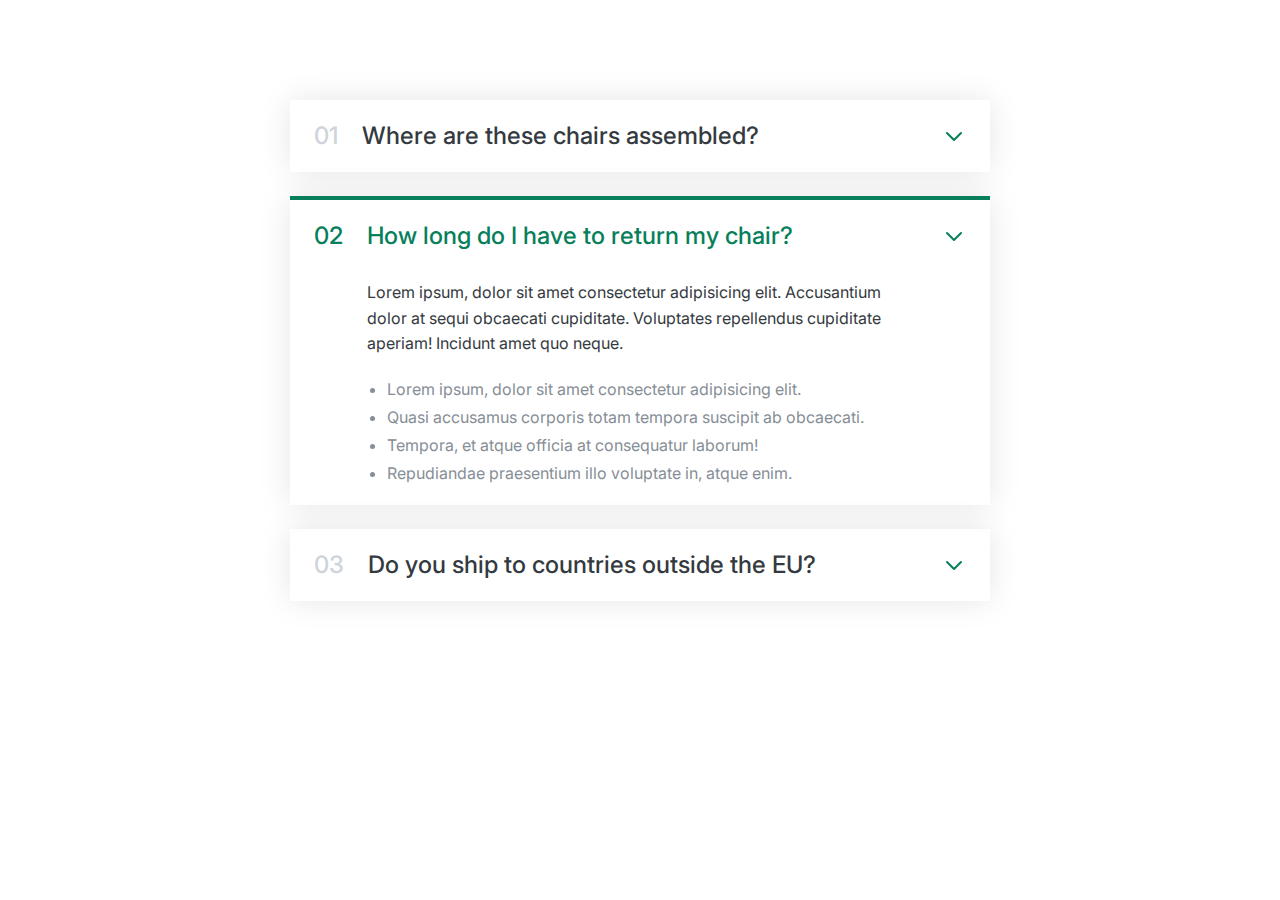
<file: 01-accordion.html>
<!DOCTYPE html>
<html lang="en">
  <head>
    <meta charset="UTF-8" />
    <meta http-equiv="X-UA-Compatible" content="IE=edge" />
    <meta name="viewport" content="width=device-width, initial-scale=1.0" />
    <link
      href="https://fonts.googleapis.com/css2?family=Inter:wght@400;500;700&display=swap"
      rel="stylesheet"
    />

    <title>Accordion Component</title>

    <style>
      /*
      SPACING SYSTEM (px)
      2 / 4 / 8 / 12 / 16 / 24 / 32 / 48 / 64 / 80 / 96 / 128
      FONT SIZE SYSTEM (px)
      10 / 12 / 14 / 16 / 18 / 20 / 24 / 30 / 36 / 44 / 52 / 62 / 74 / 86 / 98
      */
      /* 
      MAIN COLOR: #087f5b
      GREY COLOR: #343a40
      */

      * {
        margin: 0;
        padding: 0;
        box-sizing: border-box;
      }

      body {
        font-family: "Inter", sans-serif;
        color: #343a40;
        line-height: 1;
      }

      .accordion {
        width: 700px;
        margin: 100px auto;

        display: flex;
        flex-direction: column;
        gap: 24px;
      }

      .item {
        box-shadow: 0 0 32px rgba(0, 0, 0, 0.1);
        padding: 24px;

        display: grid;
        grid-template-columns: auto 1fr auto;
        column-gap: 24px;
        row-gap: 32px;
        align-items: center;
      }

      .number,
      .text {
        font-size: 24px;
        font-weight: 500;
        /* color: #087f5b; */
      }

      .number {
        color: #ced4da;
      }

      .icon {
        width: 24px;
        heigh: 24px;
        stroke: #087f5b;
      }

      .hidden-box {
        grid-column: 2;
        display: none;
      }

      .hidden-box p {
        line-height: 1.6;
        margin-bottom: 24px;
      }

      .hidden-box ul {
        color: #868e96;
        margin-left: 20px;

        display: flex;
        flex-direction: column;
        gap: 12px;
      }

      /* OPEN STATE */
      .open {
        border-top: 4px solid #087f5b;
      }

      .open .hidden-box {
        display: block;
      }

      .open .number,
      .open .text {
        color: #087f5b;
      }
    </style>
  </head>
  <body>
    <div class="accordion">
      <div class="item">
        <p class="number">01</p>
        <p class="text">Where are these chairs assembled?</p>
        <svg
          xmlns="http://www.w3.org/2000/svg"
          class="icon"
          fill="none"
          viewBox="0 0 24 24"
          stroke="currentColor"
        >
          <path
            stroke-linecap="round"
            stroke-linejoin="round"
            stroke-width="2"
            d="M19 9l-7 7-7-7"
          />
        </svg>
        <div class="hidden-box">
          <p>
            Lorem ipsum, dolor sit amet consectetur adipisicing elit.
            Accusantium dolor at sequi obcaecati cupiditate. Voluptates
            repellendus cupiditate aperiam! Incidunt amet quo neque.
          </p>
          <ul>
            <li>Lorem ipsum, dolor sit amet consectetur adipisicing elit.</li>
            <li>
              Quasi accusamus corporis totam tempora suscipit ab obcaecati.
            </li>
            <li>Tempora, et atque officia at consequatur laborum!</li>
            <li>Repudiandae praesentium illo voluptate in, atque enim.</li>
          </ul>
        </div>
      </div>

      <div class="item open">
        <p class="number">02</p>
        <p class="text">How long do I have to return my chair?</p>
        <svg
          xmlns="http://www.w3.org/2000/svg"
          class="icon"
          fill="none"
          viewBox="0 0 24 24"
          stroke="currentColor"
        >
          <path
            stroke-linecap="round"
            stroke-linejoin="round"
            stroke-width="2"
            d="M19 9l-7 7-7-7"
          />
        </svg>
        <div class="hidden-box">
          <p>
            Lorem ipsum, dolor sit amet consectetur adipisicing elit.
            Accusantium dolor at sequi obcaecati cupiditate. Voluptates
            repellendus cupiditate aperiam! Incidunt amet quo neque.
          </p>
          <ul>
            <li>Lorem ipsum, dolor sit amet consectetur adipisicing elit.</li>
            <li>
              Quasi accusamus corporis totam tempora suscipit ab obcaecati.
            </li>
            <li>Tempora, et atque officia at consequatur laborum!</li>
            <li>Repudiandae praesentium illo voluptate in, atque enim.</li>
          </ul>
        </div>
      </div>

      <div class="item">
        <p class="number">03</p>
        <p class="text">Do you ship to countries outside the EU?</p>
        <svg
          xmlns="http://www.w3.org/2000/svg"
          class="icon"
          fill="none"
          viewBox="0 0 24 24"
          stroke="currentColor"
        >
          <path
            stroke-linecap="round"
            stroke-linejoin="round"
            stroke-width="2"
            d="M19 9l-7 7-7-7"
          />
        </svg>
        <div class="hidden-box">
          <p>
            Lorem ipsum, dolor sit amet consectetur adipisicing elit.
            Accusantium dolor at sequi obcaecati cupiditate. Voluptates
            repellendus cupiditate aperiam! Incidunt amet quo neque.
          </p>
          <ul>
            <li>Lorem ipsum, dolor sit amet consectetur adipisicing elit.</li>
            <li>
              Quasi accusamus corporis totam tempora suscipit ab obcaecati.
            </li>
            <li>Tempora, et atque officia at consequatur laborum!</li>
            <li>Repudiandae praesentium illo voluptate in, atque enim.</li>
          </ul>
        </div>
      </div>
    </div>
  </body>
</html>
</file>
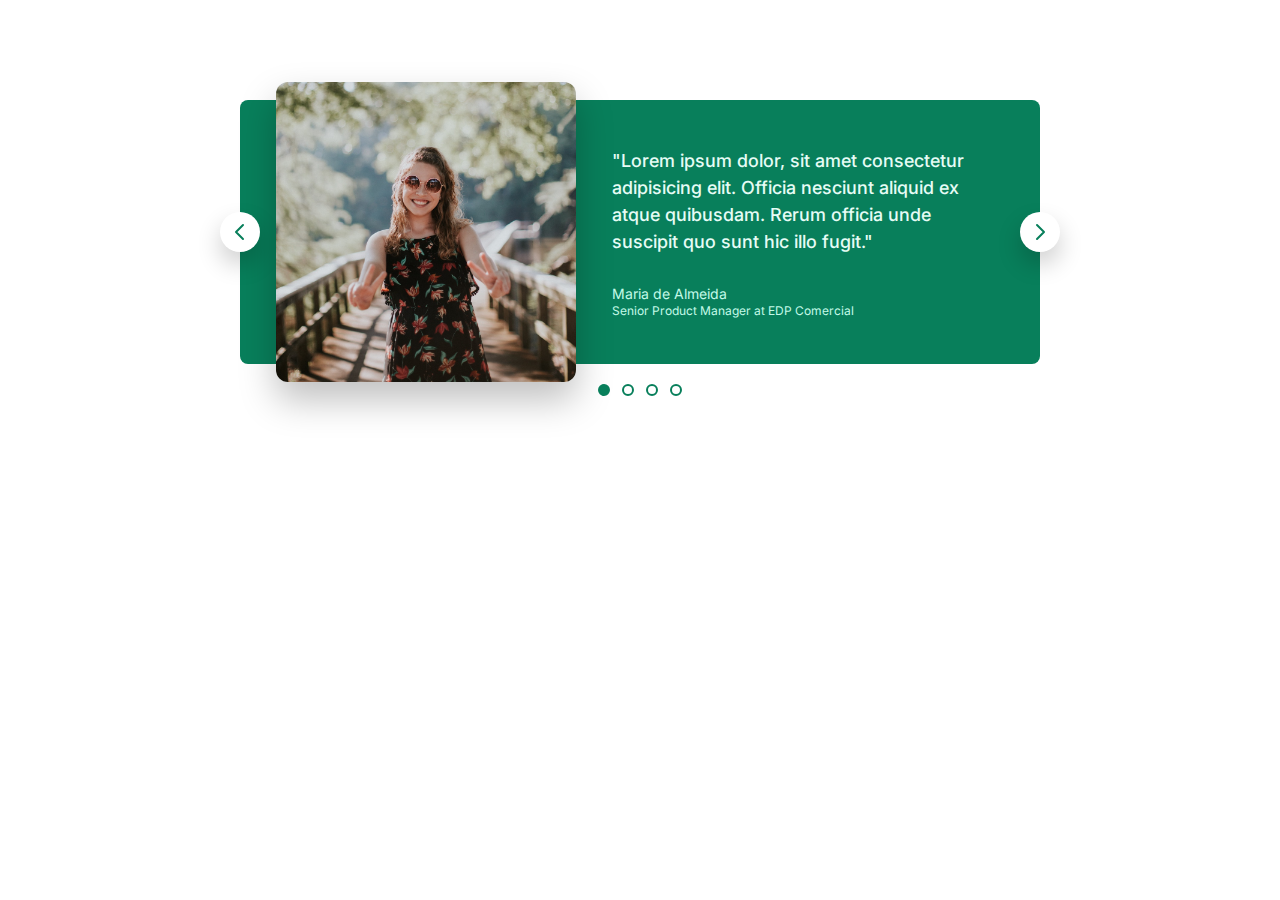
<file: 02-carousel.html>
<!DOCTYPE html>
<html lang="en">
  <head>
    <meta charset="UTF-8" />
    <meta http-equiv="X-UA-Compatible" content="IE=edge" />
    <meta name="viewport" content="width=device-width, initial-scale=1.0" />
    <link
      href="https://fonts.googleapis.com/css2?family=Inter:wght@400;500;700&display=swap"
      rel="stylesheet"
    />

    <title>Carousel Component</title>

    <style>
      /*
      SPACING SYSTEM (px)
      2 / 4 / 8 / 12 / 16 / 24 / 32 / 48 / 64 / 80 / 96 / 128
      FONT SIZE SYSTEM (px)
      10 / 12 / 14 / 16 / 18 / 20 / 24 / 30 / 36 / 44 / 52 / 62 / 74 / 86 / 98
      */
      /*
      MAIN COLOR: #087f5b
      GREY COLOR: #343a40
      */

      * {
        margin: 0;
        padding: 0;
        box-sizing: border-box;
      }

      body {
        font-family: "Inter", sans-serif;
        color: #343a40;
        line-height: 1;
      }

      .carousel {
        width: 800px;
        margin: 100px auto;
        background-color: #087f5b;
        /* padding: 32px; */
        /* padding-left: 86px; */
        /* padding-right: 48px; */
        padding: 32px 48px 32px 86px;

        border-radius: 8px;
        position: relative;

        display: flex;
        align-items: center;
        gap: 86px;
      }

      img {
        height: 200px;
        border-radius: 8px;
        transform: scale(1.5);
        box-shadow: 0 12px 24px rgba(0, 0, 0, 0.25);
      }

      .testimonial-text {
        font-size: 18px;
        font-weight: 500;
        line-height: 1.5;
        margin-bottom: 32px;
        color: #e6fcf5;
      }

      .testimonial-author {
        font-size: 14px;
        margin-bottom: 4px;
        color: #c3fae8;
      }

      .testimonial-job {
        font-size: 12px;
        color: #c3fae8;
      }

      /* CONTROLS */
      .btn {
        background-color: #fff;
        border: none;
        height: 40px;
        width: 40px;
        border-radius: 50%;
        position: absolute;
        box-shadow: 0 12px 24px rgba(0, 0, 0, 0.2);
        cursor: pointer;

        display: flex;
        align-items: center;
        justify-content: center;
      }

      .btn--left {
        /* In relation to PARENTE ELEMENT */
        left: 0;
        top: 50%;

        /* In relation to ELEMENT ITSELF */
        transform: translate(-50%, -50%);
      }

      .btn--right {
        right: 0;
        top: 50%;

        transform: translate(50%, -50%);
      }

      .btn-icon {
        height: 24px;
        width: 24px;
        stroke: #087f5b;
      }
      .dots {
        position: absolute;
        left: 50%;
        bottom: 0;
        transform: translate(-50%, 32px);

        display: flex;
        gap: 12px;
      }

      .dot {
        height: 12px;
        width: 12px;
        background-color: #fff;
        border: 2px solid #087f5b;
        border-radius: 50%;
        cursor: pointer;
      }

      .dot--fill {
        background-color: #087f5b;
      }
    </style>
  </head>
  <body>
    <div class="carousel">
      <img src="maria.jpg" alt="Maria de Almeida" />
      <blockquote class="testimonial">
        <p class="testimonial-text">
          "Lorem ipsum dolor, sit amet consectetur adipisicing elit. Officia
          nesciunt aliquid ex atque quibusdam. Rerum officia unde suscipit quo
          sunt hic illo fugit."
        </p>
        <p class="testimonial-author">Maria de Almeida</p>
        <p class="testimonial-job">Senior Product Manager at EDP Comercial</p>
      </blockquote>

      <button class="btn btn--left">
        <svg
          xmlns="http://www.w3.org/2000/svg"
          class="btn-icon"
          fill="none"
          viewBox="0 0 24 24"
          stroke="currentColor"
        >
          <path
            stroke-linecap="round"
            stroke-linejoin="round"
            stroke-width="2"
            d="M15 19l-7-7 7-7"
          />
        </svg>
      </button>
      <button class="btn btn--right">
        <svg
          xmlns="http://www.w3.org/2000/svg"
          class="btn-icon"
          fill="none"
          viewBox="0 0 24 24"
          stroke="currentColor"
        >
          <path
            stroke-linecap="round"
            stroke-linejoin="round"
            stroke-width="2"
            d="M9 5l7 7-7 7"
          />
        </svg>
      </button>
      <div class="dots">
        <button class="dot dot--fill">&nbsp;</button>
        <button class="dot">&nbsp;</button>
        <button class="dot">&nbsp;</button>
        <button class="dot">&nbsp;</button>
      </div>
    </div>
  </body>
</html>
</file>
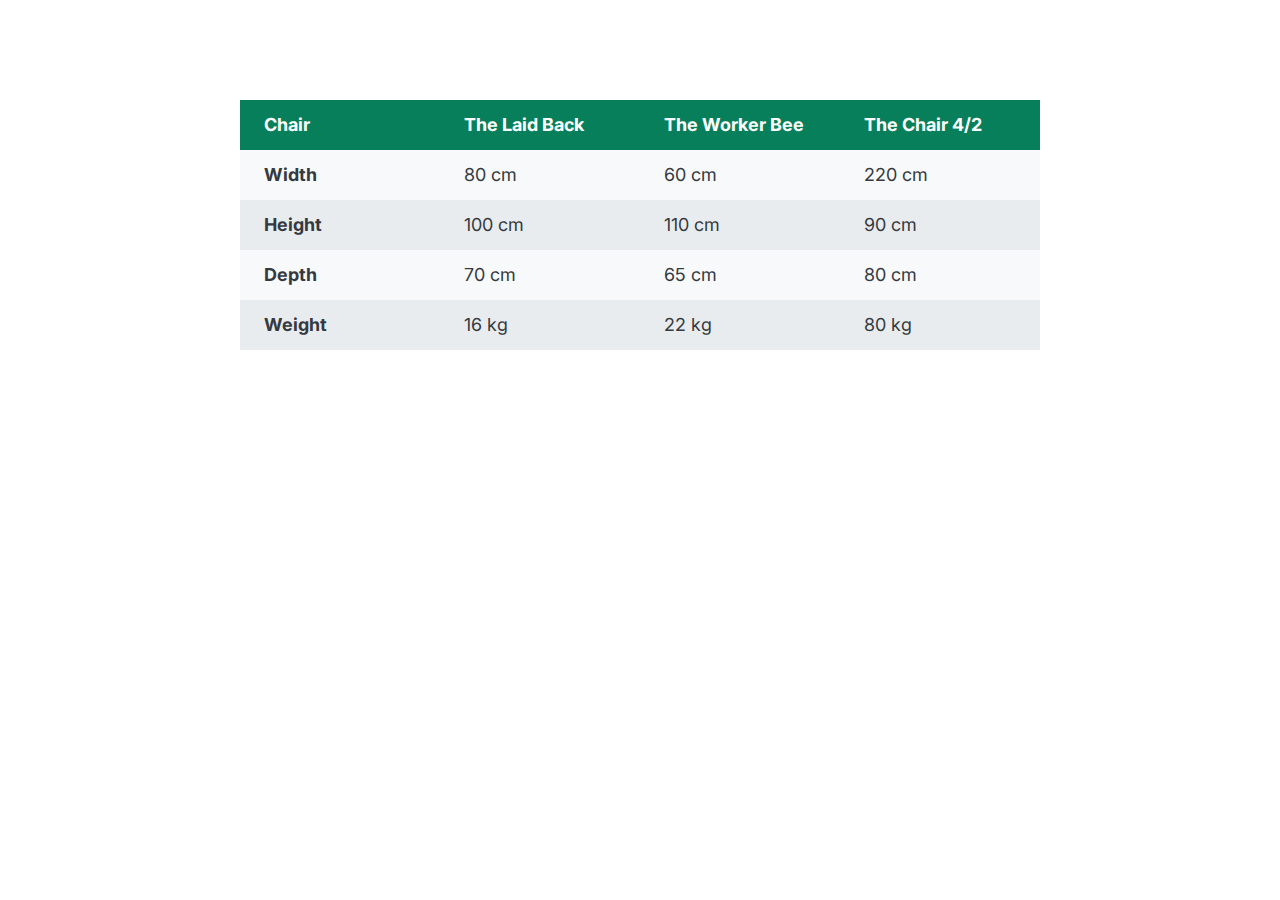
<file: 03-table.html>
<!DOCTYPE html>
<html lang="en">
  <head>
    <meta charset="UTF-8" />
    <meta http-equiv="X-UA-Compatible" content="IE=edge" />
    <meta name="viewport" content="width=device-width, initial-scale=1.0" />
    <link
      href="https://fonts.googleapis.com/css2?family=Inter:wght@400;500;700&display=swap"
      rel="stylesheet"
    />

    <title>Accordion Component</title>

    <style>
      /*
      SPACING SYSTEM (px)
      2 / 4 / 8 / 12 / 16 / 24 / 32 / 48 / 64 / 80 / 96 / 128
      FONT SIZE SYSTEM (px)
      10 / 12 / 14 / 16 / 18 / 20 / 24 / 30 / 36 / 44 / 52 / 62 / 74 / 86 / 98
      */
      /* 
      MAIN COLOR: #087f5b
      GREY COLOR: #343a40
      */

      * {
        margin: 0;
        padding: 0;
        box-sizing: border-box;
      }

      body {
        font-family: "Inter", sans-serif;
        color: #343a40;
        line-height: 1;
        display: flex;
        justify-content: center;
      }

      table {
        width: 800px;
        margin-top: 100px;
        font-size: 18px;
        /* border: 1px solid #343a40; */
        border-collapse: collapse;
      }

      th,
      td {
        /* border: 1px solid #343a40; */
        padding: 16px 24px;
        text-align: left;
      }

      thead tr {
        background-color: #087f5b;
        color: #fff;
      }

      thead th {
        width: 25%;
      }

      tbody tr:nth-child(odd) {
        background-color: #f8f9fa;
      }

      tbody tr:nth-child(even) {
        background-color: #e9ecef;
      }
    </style>
  </head>
  <body>
    <table>
      <thead>
        <tr>
          <th>Chair</th>
          <th>The Laid Back</th>
          <th>The Worker Bee</th>
          <th>The Chair 4/2</th>
        </tr>
      </thead>

      <tbody>
        <tr>
          <th>Width</th>
          <td>80 cm</td>
          <td>60 cm</td>
          <td>220 cm</td>
        </tr>
        <tr>
          <th>Height</th>
          <td>100 cm</td>
          <td>110 cm</td>
          <td>90 cm</td>
        </tr>
        <tr>
          <th>Depth</th>
          <td>70 cm</td>
          <td>65 cm</td>
          <td>80 cm</td>
        </tr>
        <tr>
          <th>Weight</th>
          <td>16 kg</td>
          <td>22 kg</td>
          <td>80 kg</td>
        </tr>
      </tbody>
    </table>
  </body>
</html>
</file>
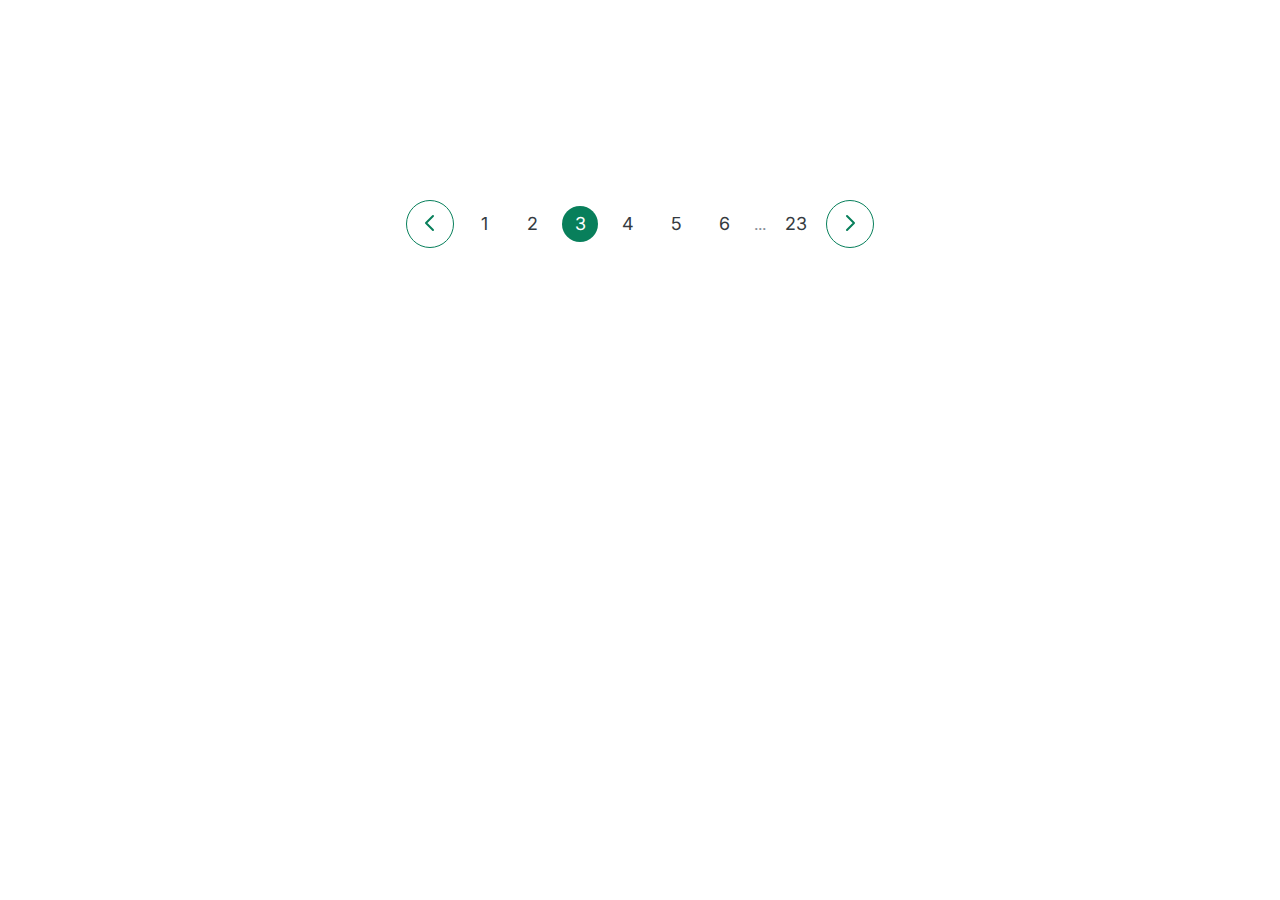
<file: 04-pagination.html>
<!DOCTYPE html>
<html lang="en">
  <head>
    <meta charset="UTF-8" />
    <meta http-equiv="X-UA-Compatible" content="IE=edge" />
    <meta name="viewport" content="width=device-width, initial-scale=1.0" />
    <link
      href="https://fonts.googleapis.com/css2?family=Inter:wght@400;500;700&display=swap"
      rel="stylesheet"
    />

    <title>Pagination Component</title>

    <style>
      /*
      SPACING SYSTEM (px)
      2 / 4 / 8 / 12 / 16 / 24 / 32 / 48 / 64 / 80 / 96 / 128
      FONT SIZE SYSTEM (px)
      10 / 12 / 14 / 16 / 18 / 20 / 24 / 30 / 36 / 44 / 52 / 62 / 74 / 86 / 98
      */
      /* 
      MAIN COLOR: #087f5b
      GREY COLOR: #343a40
      */

      * {
        margin: 0;
        padding: 0;
        box-sizing: border-box;
      }

      body {
        font-family: "Inter", sans-serif;
        color: #343a40;
        line-height: 1;
        display: flex;
        justify-content: center;
      }

      .pagination {
        display: flex;
        align-items: center;
        gap: 12px;
        margin-top: 200px;
      }

      .btn {
        border: 1px solid #087f5b;
        height: 48px;
        width: 48px;
        border-radius: 50%;
        background: none;
        cursor: pointer;
      }

      .btn:hover {
        background-color: #087f5b;
      }

      .btn:hover .btn-icon {
        stroke: #fff;
      }

      .btn-icon {
        height: 24px;
        width: 24px;
        stroke: #087f5b;
      }

      .page-link:link,
      .page-link:visited {
        font-size: 18px;
        color: #343a40;
        text-decoration: none;
        height: 36px;
        width: 36px;
        border-radius: 50%;
        display: flex;
        align-items: center;
        justify-content: center;
      }

      .page-link:hover,
      .page-link:active,
      .page-link.page-link--current {
        background-color: #087f5b;
        color: #fff;
      }

      .dots {
        color: #868e96;
      }
    </style>
  </head>
  <body>
    <div class="pagination">
      <button class="btn">
        <svg
          xmlns="http://www.w3.org/2000/svg"
          class="btn-icon"
          fill="none"
          viewBox="0 0 24 24"
          stroke="currentColor"
        >
          <path
            stroke-linecap="round"
            stroke-linejoin="round"
            stroke-width="2"
            d="M15 19l-7-7 7-7"
          />
        </svg>
      </button>
      <a href="#" class="page-link">1</a>
      <a href="#" class="page-link">2</a>
      <a href="#" class="page-link page-link--current">3</a>
      <a href="#" class="page-link">4</a>
      <a href="#" class="page-link">5</a>
      <a href="#" class="page-link">6</a>
      <span class="dots">...</span>
      <a href="#" class="page-link">23</a>
      <button class="btn">
        <svg
          xmlns="http://www.w3.org/2000/svg"
          class="btn-icon"
          fill="none"
          viewBox="0 0 24 24"
          stroke="currentColor"
        >
          <path
            stroke-linecap="round"
            stroke-linejoin="round"
            stroke-width="2"
            d="M9 5l7 7-7 7"
          />
        </svg>
      </button>
    </div>
  </body>
</html>
</file>
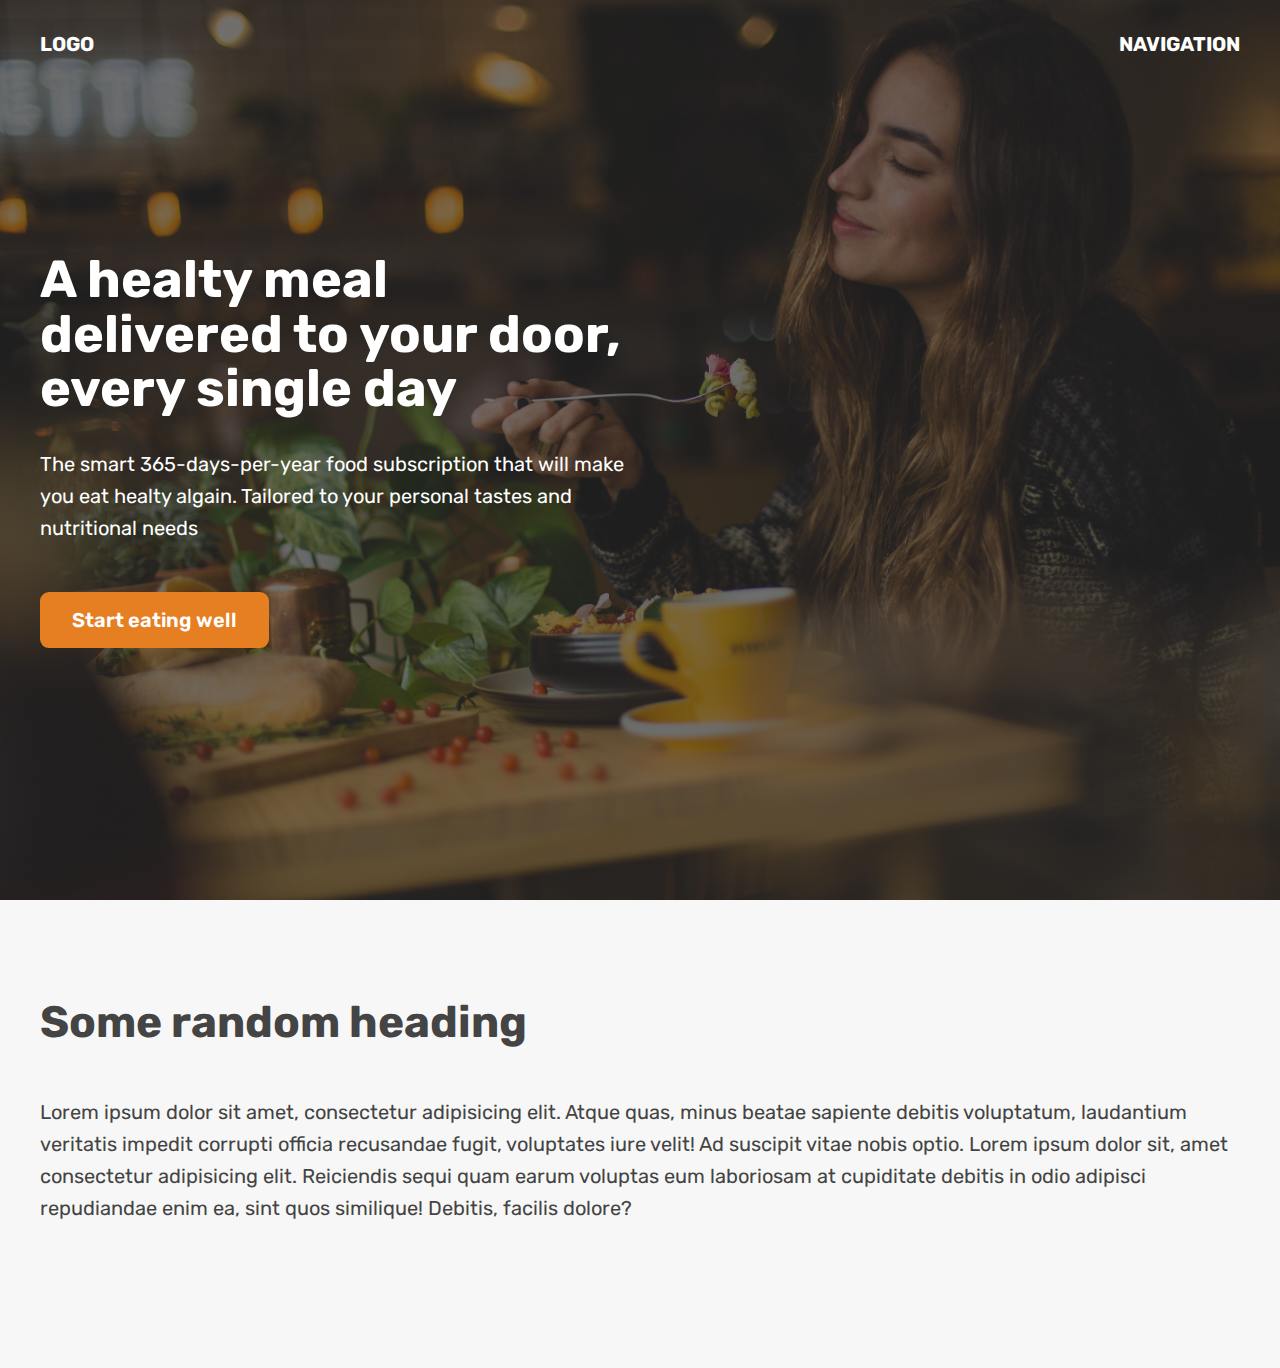
<file: 05-hero.html>
<!DOCTYPE html>
<html lang="en">
  <head>
    <meta charset="UTF-8" />
    <meta http-equiv="X-UA-Compatible" content="IE=edge" />
    <meta name="viewport" content="width=device-width, initial-scale=1.0" />
    <title>Omifood Hero Section</title>

    <link rel="preconnect" href="https://fonts.gstatic.com" />
    <link
      href="https://fonts.googleapis.com/css2?family=Rubik:wght@400;600;700&display=swap"
      rel="stylesheet"
    />
    <style>
      * {
        margin: 0;
        padding: 0;
        box-sizing: border-box;
      }

      html {
        font-family: "Rubik", sans-serif;
        color: #444;
      }

      .container {
        margin: 0 auto;
        width: 1200px;
      }

      header {
        /* background-color: orangered; */
        height: 100vh;
        position: relative;

        background-image: linear-gradient(
            rgba(34, 34, 34, 0.6),
            rgba(34, 34, 34, 0.6)
          ),
          url(hero.jpg);
        background-size: cover;
        color: #fff;
      }

      nav {
        font-size: 20px;
        font-weight: 700;
        display: flex;
        justify-content: space-between;
        padding-top: 32px;
        /* background-image: linear-gradient(to right, red, blue); */

        /* background-color: green; */
      }

      .header-container {
        width: 1200px;
        position: absolute;

        /* In relation to PARENT size */
        left: 50%;
        top: 50%;

        /* In relation to ELEMENT size */
        transform: translate(-50%, -50%);

        /* background-color: violet; */

        /* text-align: center; */
      }

      .header-container-inner {
        width: 50%;
        /* background-color: blue; */
      }

      h1 {
        font-size: 52px;
        margin-bottom: 32px;
        line-height: 1.05;
      }

      p {
        font-size: 20px;
        line-height: 1.6;
        margin-bottom: 48px;
      }

      .btn:link,
      .btn:visited {
        font-size: 20px;
        font-weight: 600;
        background-color: #e67e22;
        color: #fff;
        text-decoration: none;
        display: inline-block;
        padding: 16px 32px;
        border-radius: 9px;
      }

      h2 {
        font-size: 44px;
        margin-bottom: 48px;
      }

      section {
        padding: 96px 0;
        background-color: #f7f7f7;
      }
    </style>
  </head>
  <body>
    <header>
      <nav class="container">
        <div>LOGO</div>
        <div>NAVIGATION</div>
      </nav>

      <div class="header-container">
        <div class="header-container-inner">
          <h1>A healty meal delivered to your door, every single day</h1>
          <p>
            The smart 365-days-per-year food subscription that will make you eat
            healty algain. Tailored to your personal tastes and nutritional
            needs
          </p>
          <a href="#" class="btn">Start eating well</a>
        </div>
      </div>
    </header>

    <section>
      <div class="container">
        <h2>Some random heading</h2>
        <p>
          Lorem ipsum dolor sit amet, consectetur adipisicing elit. Atque quas,
          minus beatae sapiente debitis voluptatum, laudantium veritatis impedit
          corrupti officia recusandae fugit, voluptates iure velit! Ad suscipit
          vitae nobis optio. Lorem ipsum dolor sit, amet consectetur adipisicing
          elit. Reiciendis sequi quam earum voluptas eum laboriosam at
          cupiditate debitis in odio adipisci repudiandae enim ea, sint quos
          similique! Debitis, facilis dolore?
        </p>
      </div>
    </section>
  </body>
</html>
</file>
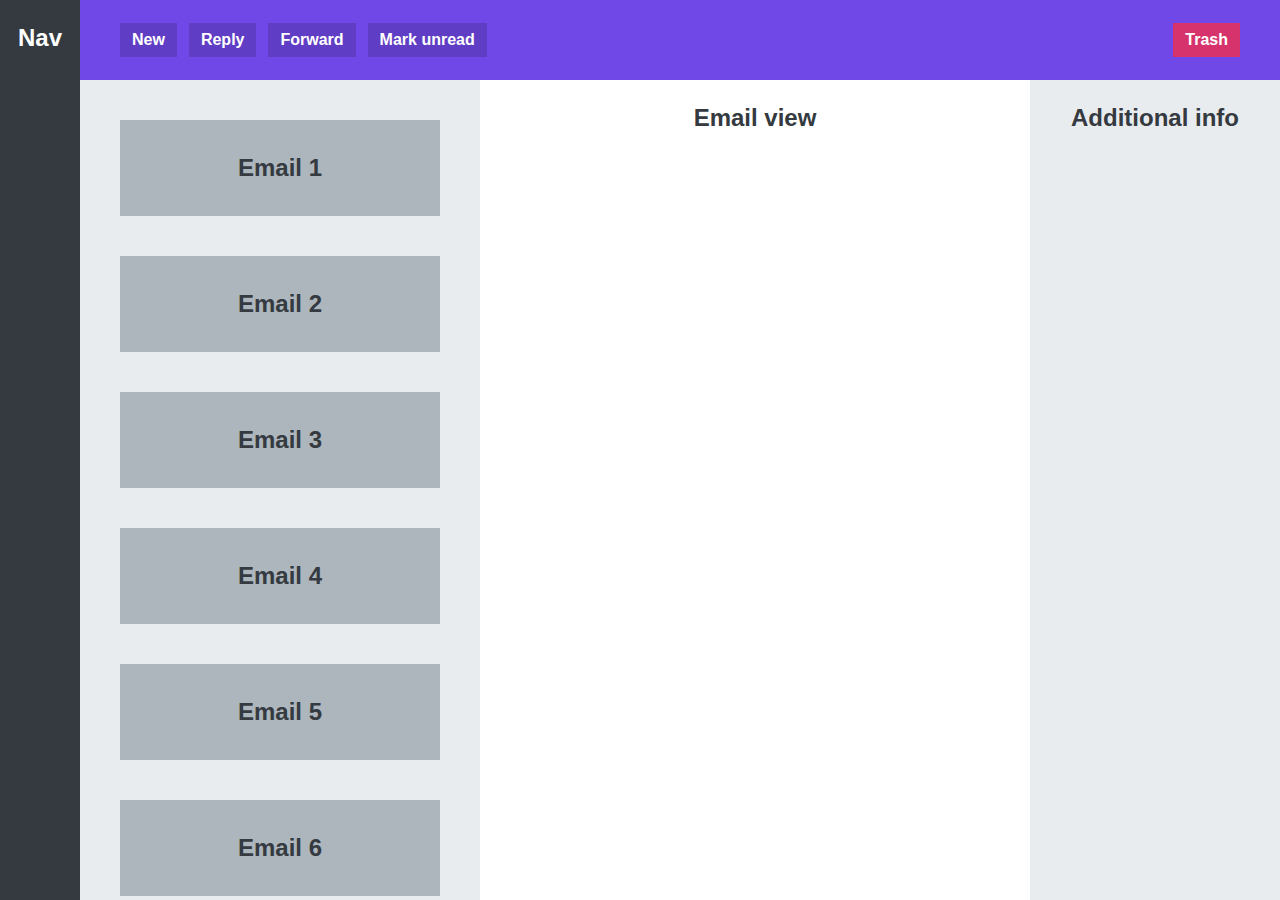
<file: 06-app-layout.html>
<!DOCTYPE html>
<html lang="en">
  <head>
    <meta charset="UTF-8" />
    <meta http-equiv="X-UA-Compatible" content="IE=edge" />
    <meta name="viewport" content="width=device-width, initial-scale=1.0" />
    <title>App Layout</title>
    <style>
      * {
        margin: 0;
        padding: 0;
        box-sizing: border-box;
      }

      body {
        font-family: sans-serif;
        color: #343a40;
        font-size: 24px;
        height: 100vh;
        text-align: center;
        font-weight: bold;

        display: grid;
        grid-template-columns: 80px 400px 1fr 250px;
        grid-template-rows: 80px 1fr;
      }

      nav,
      section,
      main,
      aside {
        padding-top: 24px;
      }

      nav {
        background-color: #343a40;
        color: white;
        grid-row: 1 / -1;
      }

      menu {
        background-color: #7048e8;
        grid-column: 2 / -1;
        display: flex;
        align-items: center;
        gap: 12px;
        padding: 0 40px;
      }

      button {
        display: inline-block;
        font-size: 16px;
        font-weight: bold;
        background-color: #5f3dc4;
        border: none;
        cursor: pointer;
        color: #fff;
        padding: 8px 12px;
      }

      button:last-child {
        background-color: #d6336c;
        margin-left: auto;
      }

      section {
        background-color: #e9ecef;
        padding: 40px;

        /* How elements that don't fit into container appear */
        overflow: scroll;

        display: flex;
        flex-direction: column;
        gap: 40px;
      }

      .email {
        background-color: #adb5bd;
        height: 96px;
        flex-shrink: 0;

        display: flex;
        align-items: center;
        justify-content: center;
      }

      aside {
        background-color: #e9ecef;
      }
    </style>
  </head>
  <body>
    <nav>Nav</nav>
    <menu>
      <button>New</button>
      <button>Reply</button>
      <button>Forward</button>
      <button>Mark unread</button>
      <button>Trash</button>
    </menu>
    <section>
      <div class="email">Email 1</div>
      <div class="email">Email 2</div>
      <div class="email">Email 3</div>
      <div class="email">Email 4</div>
      <div class="email">Email 5</div>
      <div class="email">Email 6</div>
      <div class="email">Email 7</div>
      <div class="email">Email 8</div>
      <div class="email">Email 9</div>
      <div class="email">Email 10</div>
    </section>
    <main>Email view</main>
    <aside>Additional info</aside>
  </body>
</html>
</file>
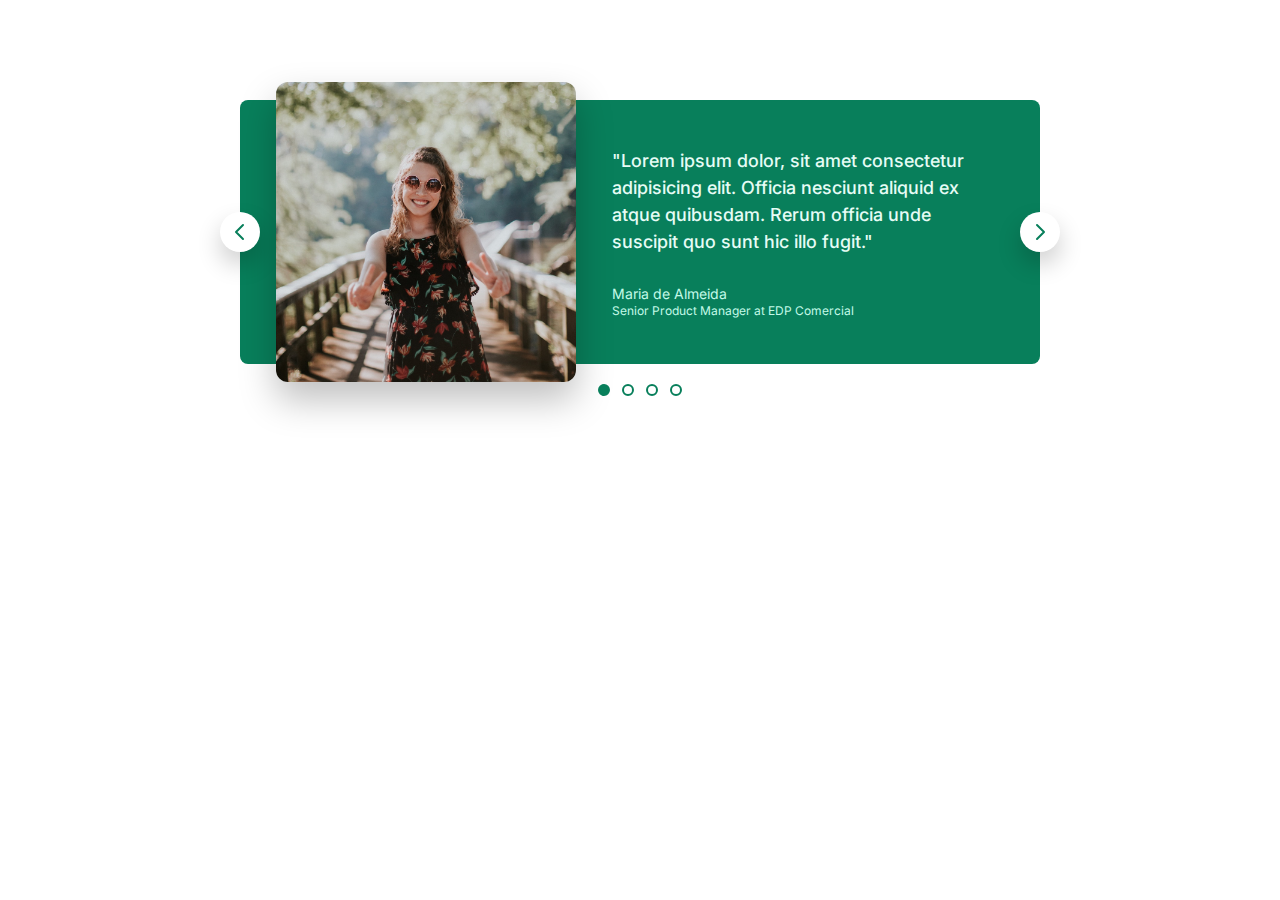
<file: Already Done/02-carousel.html>
<!DOCTYPE html>
<html lang="en">
  <head>
    <meta charset="UTF-8" />
    <meta http-equiv="X-UA-Compatible" content="IE=edge" />
    <meta name="viewport" content="width=device-width, initial-scale=1.0" />
    <link
      href="https://fonts.googleapis.com/css2?family=Inter:wght@400;500;700&display=swap"
      rel="stylesheet"
    />

    <title>Carousel Component</title>

    <style>
      /*
      SPACING SYSTEM (px)
      2 / 4 / 8 / 12 / 16 / 24 / 32 / 48 / 64 / 80 / 96 / 128
      FONT SIZE SYSTEM (px)
      10 / 12 / 14 / 16 / 18 / 20 / 24 / 30 / 36 / 44 / 52 / 62 / 74 / 86 / 98
      */
      /*
      MAIN COLOR: #087f5b
      GREY COLOR: #343a40
      */

      * {
        margin: 0;
        padding: 0;
        box-sizing: border-box;
      }

      body {
        font-family: "Inter", sans-serif;
        color: #343a40;
        line-height: 1;
      }

      .carousel {
        width: 800px;
        margin: 100px auto;
        background-color: #087f5b;
        /* padding: 32px; */
        /* padding-left: 86px; */
        /* padding-right: 48px; */
        padding: 32px 48px 32px 86px;

        border-radius: 8px;
        position: relative;

        display: flex;
        align-items: center;
        gap: 86px;
      }

      img {
        height: 200px;
        border-radius: 8px;
        transform: scale(1.5);
        box-shadow: 0 12px 24px rgba(0, 0, 0, 0.25);
      }

      .testimonial-text {
        font-size: 18px;
        font-weight: 500;
        line-height: 1.5;
        margin-bottom: 32px;
        color: #e6fcf5;
      }

      .testimonial-author {
        font-size: 14px;
        margin-bottom: 4px;
        color: #c3fae8;
      }

      .testimonial-job {
        font-size: 12px;
        color: #c3fae8;
      }

      /* CONTROLS */
      .btn {
        background-color: #fff;
        border: none;
        height: 40px;
        width: 40px;
        border-radius: 50%;
        position: absolute;
        box-shadow: 0 12px 24px rgba(0, 0, 0, 0.2);
        cursor: pointer;

        display: flex;
        align-items: center;
        justify-content: center;
      }

      .btn--left {
        /* In relation to PARENTE ELEMENT */
        left: 0;
        top: 50%;

        /* In relation to ELEMENT ITSELF */
        transform: translate(-50%, -50%);
      }

      .btn--right {
        right: 0;
        top: 50%;

        transform: translate(50%, -50%);
      }

      .btn-icon {
        height: 24px;
        width: 24px;
        stroke: #087f5b;
      }
      .dots {
        position: absolute;
        left: 50%;
        bottom: 0;
        transform: translate(-50%, 32px);

        display: flex;
        gap: 12px;
      }

      .dot {
        height: 12px;
        width: 12px;
        background-color: #fff;
        border: 2px solid #087f5b;
        border-radius: 50%;
        cursor: pointer;
      }

      .dot--fill {
        background-color: #087f5b;
      }
    </style>
  </head>
  <body>
    <div class="carousel">
      <img src="../Logos/maria.jpg" alt="Maria de Almeida" />
      <blockquote class="testimonial">
        <p class="testimonial-text">
          "Lorem ipsum dolor, sit amet consectetur adipisicing elit. Officia
          nesciunt aliquid ex atque quibusdam. Rerum officia unde suscipit quo
          sunt hic illo fugit."
        </p>
        <p class="testimonial-author">Maria de Almeida</p>
        <p class="testimonial-job">Senior Product Manager at EDP Comercial</p>
      </blockquote>

      <button class="btn btn--left">
        <svg
          xmlns="http://www.w3.org/2000/svg"
          class="btn-icon"
          fill="none"
          viewBox="0 0 24 24"
          stroke="currentColor"
        >
          <path
            stroke-linecap="round"
            stroke-linejoin="round"
            stroke-width="2"
            d="M15 19l-7-7 7-7"
          />
        </svg>
      </button>
      <button class="btn btn--right">
        <svg
          xmlns="http://www.w3.org/2000/svg"
          class="btn-icon"
          fill="none"
          viewBox="0 0 24 24"
          stroke="currentColor"
        >
          <path
            stroke-linecap="round"
            stroke-linejoin="round"
            stroke-width="2"
            d="M9 5l7 7-7 7"
          />
        </svg>
      </button>
      <div class="dots">
        <button class="dot dot--fill">&nbsp;</button>
        <button class="dot">&nbsp;</button>
        <button class="dot">&nbsp;</button>
        <button class="dot">&nbsp;</button>
      </div>
    </div>
  </body>
</html>
</file>
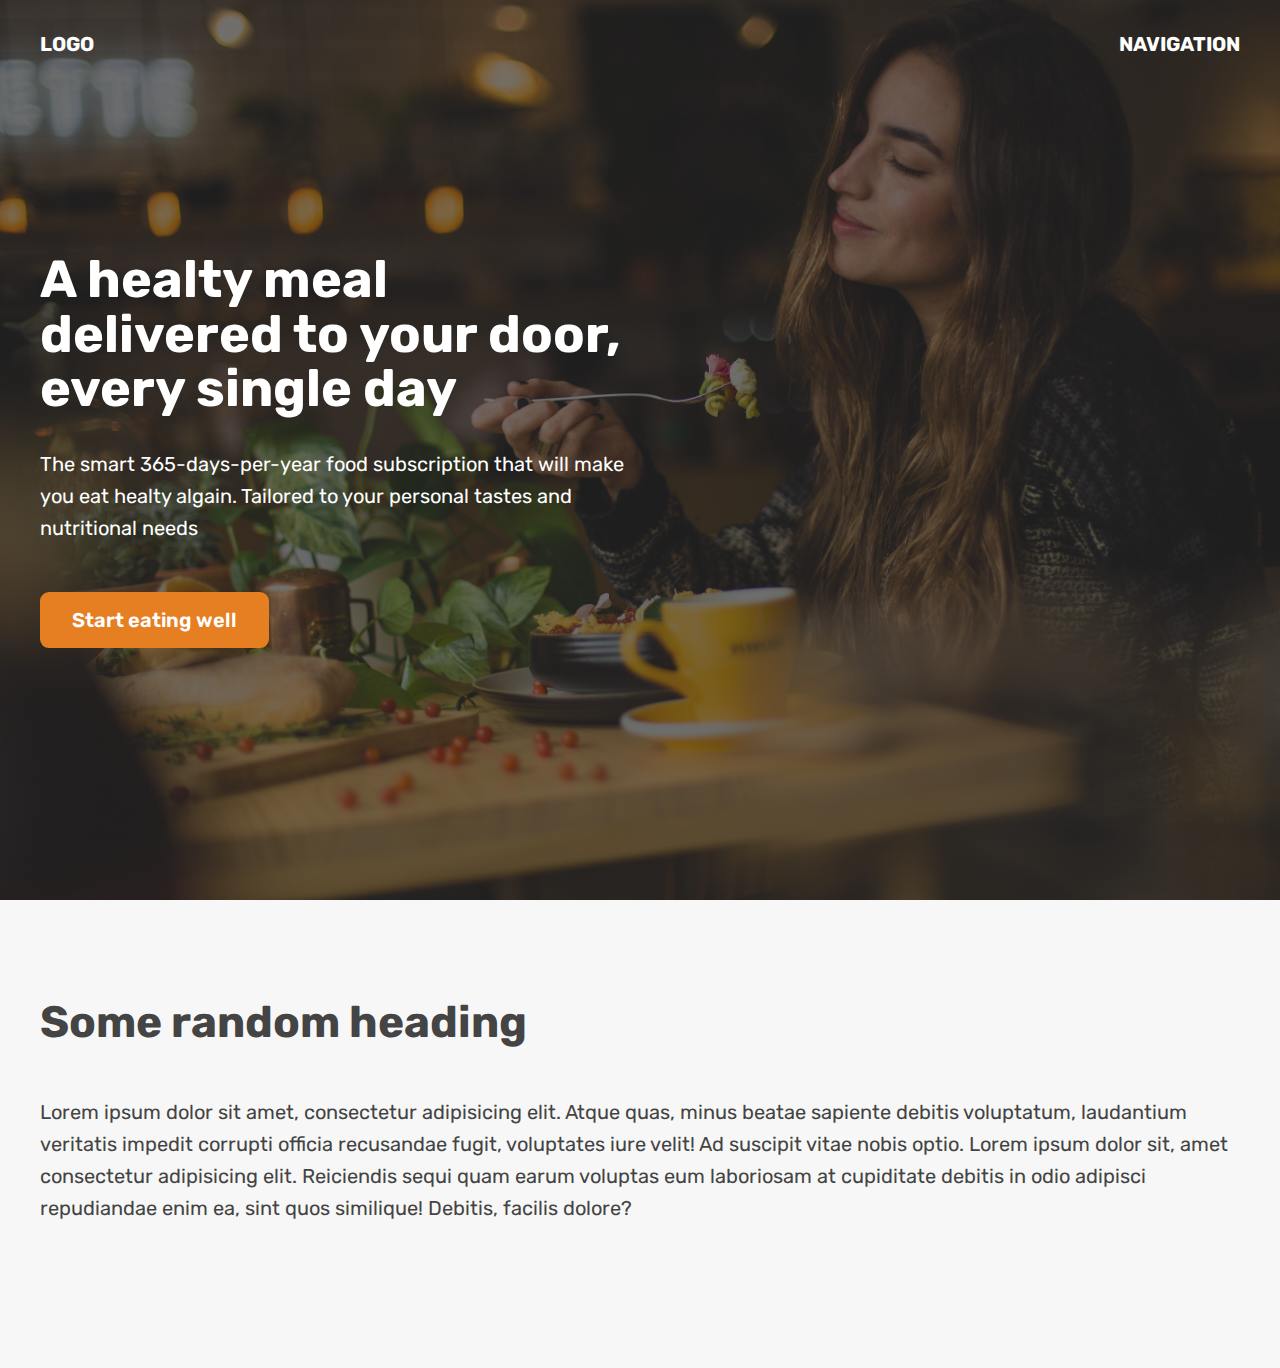
<file: Already Done/05-hero.html>
<!DOCTYPE html>
<html lang="en">
  <head>
    <meta charset="UTF-8" />
    <meta http-equiv="X-UA-Compatible" content="IE=edge" />
    <meta name="viewport" content="width=device-width, initial-scale=1.0" />
    <title>Omifood Hero Section</title>

    <link rel="preconnect" href="https://fonts.gstatic.com" />
    <link
      href="https://fonts.googleapis.com/css2?family=Rubik:wght@400;600;700&display=swap"
      rel="stylesheet"
    />
    <style>
      * {
        margin: 0;
        padding: 0;
        box-sizing: border-box;
      }

      html {
        font-family: "Rubik", sans-serif;
        color: #444;
      }

      .container {
        margin: 0 auto;
        width: 1200px;
      }

      header {
        /* background-color: orangered; */
        height: 100vh;
        position: relative;

        background-image: linear-gradient( rgba(34, 34, 34, 0.6), rgba(34, 34, 34, 0.6)), url(../Logos/hero.jpg);
        background-size: cover;
        color: #fff;
      }

      nav {
        font-size: 20px;
        font-weight: 700;
        display: flex;
        justify-content: space-between;
        padding-top: 32px;
        /* background-image: linear-gradient(to right, red, blue); */

        /* background-color: green; */
      }

      .header-container {
        width: 1200px;
        position: absolute;

        /* In relation to PARENT size */
        left: 50%;
        top: 50%;

        /* In relation to ELEMENT size */
        transform: translate(-50%, -50%);

        /* background-color: violet; */

        /* text-align: center; */
      }

      .header-container-inner {
        width: 50%;
        /* background-color: blue; */
      }

      h1 {
        font-size: 52px;
        margin-bottom: 32px;
        line-height: 1.05;
      }

      p {
        font-size: 20px;
        line-height: 1.6;
        margin-bottom: 48px;
      }

      .btn:link,
      .btn:visited {
        font-size: 20px;
        font-weight: 600;
        background-color: #e67e22;
        color: #fff;
        text-decoration: none;
        display: inline-block;
        padding: 16px 32px;
        border-radius: 9px;
      }

      h2 {
        font-size: 44px;
        margin-bottom: 48px;
      }

      section {
        padding: 96px 0;
        background-color: #f7f7f7;
      }
    </style>
  </head>
  <body>
    <header>
      <nav class="container">
        <div>LOGO</div>
        <div>NAVIGATION</div>
      </nav>

      <div class="header-container">
        <div class="header-container-inner">
          <h1>A healty meal delivered to your door, every single day</h1>
          <p>
            The smart 365-days-per-year food subscription that will make you eat
            healty algain. Tailored to your personal tastes and nutritional
            needs
          </p>
          <a href="#" class="btn">Start eating well</a>
        </div>
      </div>
    </header>

    <section>
      <div class="container">
        <h2>Some random heading</h2>
        <p>
          Lorem ipsum dolor sit amet, consectetur adipisicing elit. Atque quas,
          minus beatae sapiente debitis voluptatum, laudantium veritatis impedit
          corrupti officia recusandae fugit, voluptates iure velit! Ad suscipit
          vitae nobis optio. Lorem ipsum dolor sit, amet consectetur adipisicing
          elit. Reiciendis sequi quam earum voluptas eum laboriosam at
          cupiditate debitis in odio adipisci repudiandae enim ea, sint quos
          similique! Debitis, facilis dolore?
        </p>
      </div>
    </section>
  </body>
</html>
</file>
